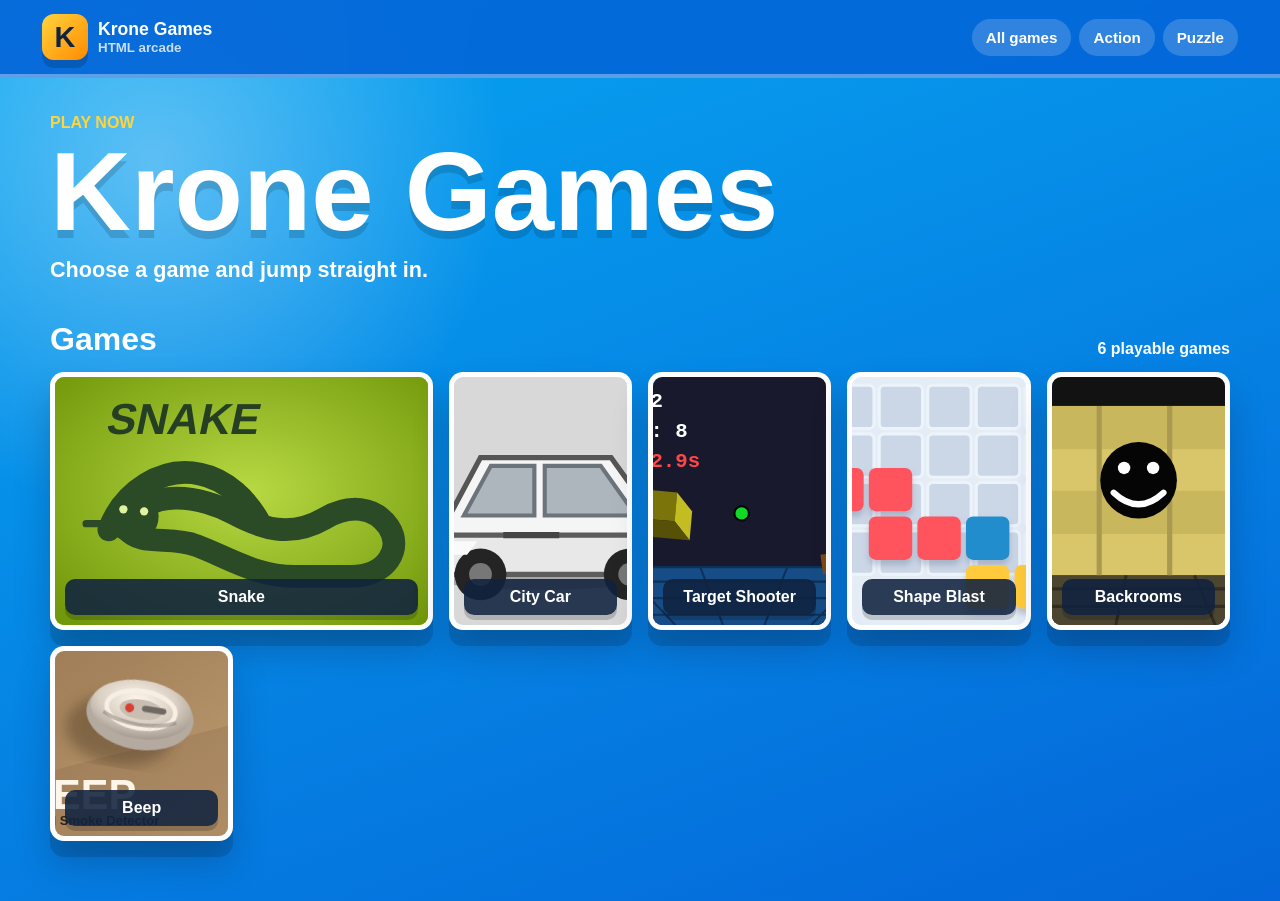
<file: index.html>
<!DOCTYPE html>
<html lang="en">
<head>
  <meta charset="UTF-8">
  <meta name="viewport" content="width=device-width, initial-scale=1.0">
  <meta name="description" content="Krone Games is a free online arcade with Snake, car driving, target shooting, shape blast, backrooms, and Beep games.">
  <meta name="robots" content="index, follow">
  <meta name="author" content="Gili">
  <meta property="og:title" content="Krone Games">
  <meta property="og:description" content="Play free online HTML games in a colorful arcade portal.">
  <meta property="og:type" content="website">
  <meta property="og:url" content="https://i1i-ctrl.github.io/snake/">
  <link rel="canonical" href="https://i1i-ctrl.github.io/snake/">
  <title>Krone Games | Free Online HTML Games</title>
  <link rel="stylesheet" href="style.css">
  <script type="application/ld+json">
    {
      "@context": "https://schema.org",
      "@type": "WebSite",
      "name": "Krone Games",
      "url": "https://i1i-ctrl.github.io/snake/",
      "description": "A colorful free online arcade portal with HTML games."
    }
  </script>
</head>
<body>
  <header class="site-header">
    <a class="brand" href="index.html" aria-label="Krone Games home">
      <span class="brand-mark">K</span>
      <span>
        <strong>Krone Games</strong>
        <small>HTML arcade</small>
      </span>
    </a>

    <nav class="top-nav" aria-label="Game categories">
      <a href="#all-games">All games</a>
      <a href="#all-games">Action</a>
      <a href="#all-games">Puzzle</a>
    </nav>
  </header>

  <main>
    <section class="hero" aria-labelledby="page-title">
      <div>
        <p class="eyebrow">Play now</p>
        <h1 id="page-title">Krone Games</h1>
        <p class="hero-text">Choose a game and jump straight in.</p>
      </div>
    </section>

    <section class="games-section" id="all-games" aria-label="All games">
      <div class="section-title">
        <h2>Games</h2>
        <span>6 playable games</span>
      </div>

      <div class="game-grid">
        <a class="game-card card-large" href="games/snake.html">
          <img src="assets/thumb-snake.svg" alt="Snake game thumbnail">
          <span>Snake</span>
        </a>

        <a class="game-card" href="games/car.html">
          <img src="assets/thumb-car.svg" alt="Car driving game thumbnail">
          <span>City Car</span>
        </a>

        <a class="game-card" href="games/shooting-game.html">
          <img src="assets/thumb-shooter.svg" alt="Target shooter game thumbnail">
          <span>Target Shooter</span>
        </a>

        <a class="game-card" href="games/shape-blast.html">
          <img src="assets/thumb-shape-blast.svg" alt="Shape Blast game thumbnail">
          <span>Shape Blast</span>
        </a>

        <a class="game-card" href="games/backrooms.html">
          <img src="assets/thumb-backrooms.svg" alt="Backrooms game thumbnail">
          <span>Backrooms</span>
        </a>

        <a class="game-card" href="games/beep.html">
          <img src="assets/thumb-beep.svg" alt="Beep smoke detector game thumbnail">
          <span>Beep</span>
        </a>
      </div>
    </section>
  </main>
</body>
</html>
</file>
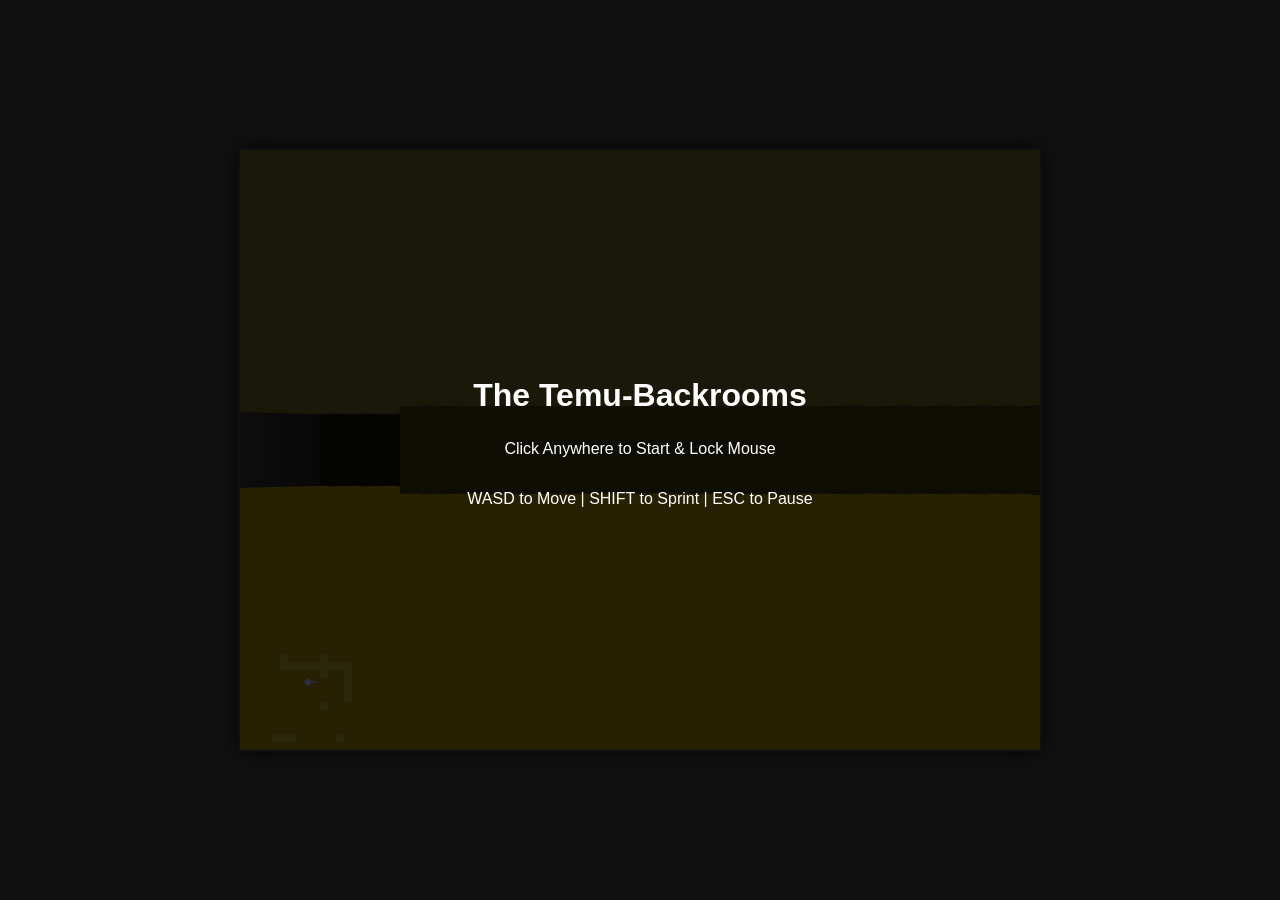
<file: games/backrooms.html>
<!DOCTYPE html>
<html lang="en">
<head>
    <meta charset="UTF-8">
    <meta name="viewport" content="width=device-width, initial-scale=1.0">
    <title>The Temu-Backrooms</title>
    <style>
        body {
            margin: 0;
            background-color: #111;
            color: white;
            display: flex;
            justify-content: center;
            align-items: center;
            height: 100vh;
            font-family: Arial, sans-serif;
            overflow: hidden;
        }
        #game-container {
            position: relative;
        }
        canvas {
            display: block;
            border: 2px solid #333;
            box-shadow: 0 0 20px rgba(0,0,0,0.8);
            cursor: crosshair;
        }
        #overlay {
            position: absolute;
            top: 0; left: 0; right: 0; bottom: 0;
            background: rgba(0,0,0,0.7);
            display: flex;
            flex-direction: column;
            justify-content: center;
            align-items: center;
            z-index: 10;
        }
        #overlay h1 { margin: 0 0 10px 0; }
        #message-screen {
            position: absolute;
            top: 0; left: 0; right: 0; bottom: 0;
            display: none;
            justify-content: center;
            align-items: center;
            font-size: 36px;
            font-weight: bold;
            z-index: 20;
            text-align: center;
        }
    </style>
</head>
<body>

<img id="smilerTex" src="smiler.svg" style="display:none;" alt="Smiler">

<div id="game-container">
    <canvas id="gameCanvas" width="800" height="600"></canvas>
    <div id="overlay">
        <h1>The Temu-Backrooms</h1>
        <p>Click Anywhere to Start & Lock Mouse</p>
        <p>WASD to Move | SHIFT to Sprint | ESC to Pause</p>
    </div>
    <div id="message-screen"></div>
</div>

<script>
const canvas = document.getElementById('gameCanvas');
const ctx = canvas.getContext('2d', { alpha: false });
const overlay = document.getElementById('overlay');
const messageScreen = document.getElementById('message-screen');
const smilerTex = document.getElementById('smilerTex');

// --- 2. Game Map & Global Settings ---
let current_level_name = "";
let level_type = "infinite";
const world_map = new Map();
const CHUNK_SIZE = 6;
const generated_chunks = new Set();

let wall_colors = {};
let floor_color = [0, 0, 0];
let bg_color = [0, 0, 0];
let min_walls_per_chunk = 2;
let max_walls_per_chunk = 3;
let MAX_DEPTH = 6.0;

// --- 3. Entity Variables ---
let px = 1.5, py = 1.5;
let pa = 0.0;
let walk_cycle = 0.0;
let orbs = [];

let smiler_x = 0.0, smiler_y = 0.0;
let smiler_active = false;
let has_smiler = false;
let smiler_trigger_time = 10;
let smiler_speed = 0.18;
let level_start_time = 0.0;

let gameState = "playing"; // playing, dead, won

// --- Helper Functions ---
function getMap(x, y) {
    return world_map.get(`${Math.floor(x)},${Math.floor(y)}`) || 0;
}
function setMap(x, y, val) {
    world_map.set(`${Math.floor(x)},${Math.floor(y)}`, val);
}
function randInt(min, max) {
    return Math.floor(Math.random() * (max - min + 1)) + min;
}
function randChoice(arr) {
    return arr[Math.floor(Math.random() * arr.length)];
}

// --- 4. The Level System ---
function teleport_to_random_level() {
    const all_levels = ["lobby", "poolrooms", "pipedreams", "run", "warehouse", 
                        "office", "lightsout", "levelfun", "hotel", "ocean", "the_end", "true_ending"];
    let levels = all_levels.filter(l => l !== current_level_name);
    let next_level = randChoice(levels);
    
    if (next_level === "lobby") load_lobby();
    else if (next_level === "poolrooms") load_poolrooms();
    else if (next_level === "pipedreams") load_pipe_dreams();
    else if (next_level === "run") load_level_run();
    else if (next_level === "warehouse") load_warehouse();
    else if (next_level === "office") load_office();
    else if (next_level === "lightsout") load_lights_out();
    else if (next_level === "levelfun") load_level_fun();
    else if (next_level === "hotel") load_hotel();
    else if (next_level === "ocean") load_ocean();
    else if (next_level === "the_end") load_the_end();
    else if (next_level === "true_ending") load_true_ending();
}

function reset_engine_for_new_level() {
    world_map.clear();
    generated_chunks.clear();
    orbs = [];
    smiler_active = false;
    has_smiler = false;
    MAX_DEPTH = 6.0;
    level_start_time = Date.now() / 1000;
}

function setup_infinite_player_and_orbs() {
    px = 1.5; py = 1.5; pa = 0.0;
    for (let dy of [-1, 0, 1]) {
        for (let dx of [-1, 0, 1]) {
            setMap(1 + dx, 1 + dy, 0);
        }
    }
    let guaranteed_x = randInt(15, 30) + 0.5;
    let guaranteed_y = randInt(15, 30) + 0.5;
    setMap(Math.floor(guaranteed_x), Math.floor(guaranteed_y), 0);
    orbs.push({x: guaranteed_x, y: guaranteed_y});
}

// --- LEVEL DEFINITIONS ---
function load_lobby() {
    reset_engine_for_new_level();
    current_level_name = "lobby"; level_type = "infinite";
    bg_color = [89, 80, 29]; floor_color = [128, 110, 8];
    wall_colors = {1:[145,132,35], 2:[145,132,35], 3:[145,132,35], 4:[145,132,35]};
    min_walls_per_chunk = 2; max_walls_per_chunk = 3;
    setup_infinite_player_and_orbs();
}
function load_poolrooms() {
    reset_engine_for_new_level();
    current_level_name = "poolrooms"; level_type = "infinite";
    bg_color = [220, 240, 255]; floor_color = [30, 160, 170];
    wall_colors = {1:[200,230,230], 2:[180,210,220], 3:[210,240,240], 4:[190,220,230]};
    min_walls_per_chunk = 0; max_walls_per_chunk = 2;
    setup_infinite_player_and_orbs();
}
function load_pipe_dreams() {
    reset_engine_for_new_level();
    current_level_name = "pipedreams"; level_type = "infinite";
    bg_color = [10, 10, 10]; floor_color = [30, 30, 30];
    wall_colors = {1:[70,60,50], 2:[50,40,30], 3:[80,70,60], 4:[60,50,40]};
    min_walls_per_chunk = 4; max_walls_per_chunk = 6;
    setup_infinite_player_and_orbs();
}
function load_warehouse() {
    reset_engine_for_new_level();
    current_level_name = "warehouse"; level_type = "infinite";
    bg_color = [40, 40, 45]; floor_color = [60, 60, 65];
    wall_colors = {1:[100,100,100], 2:[90,95,90], 3:[110,110,110], 4:[80,80,80]};
    min_walls_per_chunk = 2; max_walls_per_chunk = 4;
    setup_infinite_player_and_orbs();
}
function load_office() {
    reset_engine_for_new_level();
    current_level_name = "office"; level_type = "infinite";
    bg_color = [200, 200, 190]; floor_color = [150, 140, 120];
    wall_colors = {1:[220,220,210], 2:[240,240,230], 3:[210,210,200], 4:[230,230,220]};
    min_walls_per_chunk = 1; max_walls_per_chunk = 3;
    setup_infinite_player_and_orbs();
}
function load_lights_out() {
    reset_engine_for_new_level();
    current_level_name = "lightsout"; level_type = "infinite";
    MAX_DEPTH = 3.0; 
    bg_color = [5, 5, 5]; floor_color = [10, 10, 10];
    wall_colors = {1:[40,40,40], 2:[30,30,30], 3:[50,50,50], 4:[35,35,35]};
    min_walls_per_chunk = 5; max_walls_per_chunk = 7;
    setup_infinite_player_and_orbs();
}
function load_level_fun() {
    reset_engine_for_new_level();
    current_level_name = "levelfun"; level_type = "infinite";
    bg_color = [255, 100, 200]; floor_color = [255, 255, 100];
    wall_colors = {1:[0,255,255], 2:[255,0,255], 3:[150,255,50], 4:[255,150,0]};
    min_walls_per_chunk = 1; max_walls_per_chunk = 4;
    setup_infinite_player_and_orbs();
    has_smiler = true; smiler_trigger_time = 25; smiler_speed = 0.13;
}
function load_hotel() {
    reset_engine_for_new_level();
    current_level_name = "hotel"; level_type = "infinite";
    bg_color = [50, 30, 20]; floor_color = [80, 20, 20];
    wall_colors = {1:[120,90,50], 2:[100,70,40], 3:[130,100,60], 4:[90,60,30]};
    min_walls_per_chunk = 2; max_walls_per_chunk = 4;
    setup_infinite_player_and_orbs();
}
function load_ocean() {
    reset_engine_for_new_level();
    current_level_name = "ocean"; level_type = "infinite";
    MAX_DEPTH = 4.0;
    bg_color = [5, 15, 25]; floor_color = [10, 30, 50];
    wall_colors = {1:[30,50,60], 2:[25,45,55], 3:[35,55,65], 4:[20,40,50]};
    min_walls_per_chunk = 1; max_walls_per_chunk = 2;
    setup_infinite_player_and_orbs();
}
function load_the_end() {
    reset_engine_for_new_level();
    current_level_name = "the_end"; level_type = "infinite";
    bg_color = [150, 150, 150]; floor_color = [100, 100, 100];
    wall_colors = {1:[80,50,30], 2:[70,40,20], 3:[90,60,40], 4:[60,30,10]};
    min_walls_per_chunk = 4; max_walls_per_chunk = 6;
    setup_infinite_player_and_orbs();
    has_smiler = true; smiler_trigger_time = 15; smiler_speed = 0.20;
}
function load_true_ending() {
    reset_engine_for_new_level();
    current_level_name = "true_ending"; level_type = "infinite";
    bg_color = [20, 0, 30]; floor_color = [50, 0, 50];
    wall_colors = {1:[0,255,100], 2:[255,0,100], 3:[0,100,255], 4:[255,255,0]};
    min_walls_per_chunk = 1; max_walls_per_chunk = 3;
    setup_infinite_player_and_orbs();
}
function load_level_run() {
    reset_engine_for_new_level();
    current_level_name = "run"; level_type = "fixed";
    bg_color = [80, 10, 10]; floor_color = [40, 10, 10];
    wall_colors = {1:[150,30,30], 2:[180,40,40], 3:[120,20,20], 4:[200,50,50]};
    
    for (let y = -2; y < 100; y++) {
        setMap(0, y, randInt(1, 4));
        setMap(4, y, randInt(1, 4));
    }
    for (let x = 0; x < 5; x++) setMap(x, -2, randInt(1, 4));
        
    for (let y = 10; y < 90; y += 6) {
        let obs_x = randChoice([1, 2, 3]);
        setMap(obs_x, y, randInt(1, 4));
    }
    px = 2.0; py = 0.0; pa = Math.PI / 2;
    orbs.push({x: 2.0, y: 95.0});
    
    has_smiler = true; smiler_trigger_time = 10; smiler_speed = 0.18;
    smiler_x = 2.0; smiler_y = -1.0;
}

// --- 5. Chunk Generation ---
function generate_chunk(cx, cy) {
    generated_chunks.add(`${cx},${cy}`);
    for (let y = cy * CHUNK_SIZE; y < (cy + 1) * CHUNK_SIZE; y++) {
        for (let x = cx * CHUNK_SIZE; x < (cx + 1) * CHUNK_SIZE; x++) {
            setMap(x, y, 0);
        }
    }
    let num_walls = randInt(min_walls_per_chunk, max_walls_per_chunk);
    for (let i = 0; i < num_walls; i++) {
        let length = randInt(3, 6);
        let is_horizontal = Math.random() > 0.5;
        let start_x = randInt(cx * CHUNK_SIZE, (cx + 1) * CHUNK_SIZE - 1);
        let start_y = randInt(cy * CHUNK_SIZE, (cy + 1) * CHUNK_SIZE - 1);
        let color = randInt(1, 4);
        
        for (let j = 0; j < length; j++) {
            if (is_horizontal) setMap(start_x + j, start_y, color);
            else setMap(start_x, start_y + j, color);
        }
    }
    if (cx === 0 && cy === 0) {
        for (let dy of [-1, 0, 1]) {
            for (let dx of [-1, 0, 1]) setMap(1 + dx, 1 + dy, 0);
        }
    }
    if ((Math.abs(cx) > 1 || Math.abs(cy) > 1) && Math.random() < 0.05) {
        let orb_x = (cx * CHUNK_SIZE) + randInt(1, CHUNK_SIZE - 2) + 0.5;
        let orb_y = (cy * CHUNK_SIZE) + randInt(1, CHUNK_SIZE - 2) + 0.5;
        setMap(orb_x, orb_y, 0);
        orbs.push({x: orb_x, y: orb_y});
    }
}

// --- 6. Controls ---
const FOV = Math.PI / 3;
const HALF_FOV = FOV / 2;
const NUM_RAYS = 200; 

const keys = { w: false, s: false, a: false, d: false, Shift: false, ArrowLeft: false, ArrowRight: false, ArrowUp: false, ArrowDown: false };

window.addEventListener('keydown', e => { if (keys.hasOwnProperty(e.key)) keys[e.key] = true; });
window.addEventListener('keyup', e => { if (keys.hasOwnProperty(e.key)) keys[e.key] = false; });

document.addEventListener('mousemove', e => {
    if (document.pointerLockElement === canvas) {
        pa += e.movementX * 0.003;
    }
});

document.addEventListener('click', () => {
    if (gameState === "playing") {
        canvas.requestPointerLock();
        overlay.style.display = 'none';
    }
});

document.addEventListener('pointerlockchange', () => {
    if (document.pointerLockElement !== canvas && gameState === "playing") {
        overlay.style.display = 'flex';
    }
});

// --- 7 & 8. Raycaster & Renderer ---
function draw_minimap(sw, sh) {
    const map_scale = 8;
    const map_x_offset = 20;
    const map_y_offset = sh - 20;
    const radar_radius = 6;
    
    let p_grid_x = Math.floor(px);
    let p_grid_y = Math.floor(py);
    
    for (let y = p_grid_y - radar_radius; y < p_grid_y + radar_radius; y++) {
        for (let x = p_grid_x - radar_radius; x < p_grid_x + radar_radius; x++) {
            let block = getMap(x, y);
            if (block > 0) {
                let draw_x = map_x_offset + (x - px + radar_radius) * map_scale;
                let draw_y = map_y_offset - (y - py + radar_radius) * map_scale;
                let c = wall_colors[block] || [255,255,255];
                ctx.fillStyle = `rgb(${c[0]},${c[1]},${c[2]})`;
                ctx.fillRect(draw_x, draw_y, map_scale, map_scale);
            }
        }
    }
    
    // Orbs
    for (let orb of orbs) {
        if (Math.abs(orb.x - px) <= radar_radius && Math.abs(orb.y - py) <= radar_radius) {
            let dx = map_x_offset + (orb.x - px + radar_radius) * map_scale;
            let dy = map_y_offset - (orb.y - py + radar_radius) * map_scale;
            ctx.fillStyle = "rgb(50,255,100)";
            ctx.beginPath(); ctx.arc(dx, dy, 3, 0, Math.PI*2); ctx.fill();
        }
    }
    
    // Smiler
    if (has_smiler && smiler_active) {
        if (Math.abs(smiler_x - px) <= radar_radius && Math.abs(smiler_y - py) <= radar_radius) {
            let dx = map_x_offset + (smiler_x - px + radar_radius) * map_scale;
            let dy = map_y_offset - (smiler_y - py + radar_radius) * map_scale;
            ctx.fillStyle = "white";
            ctx.beginPath(); ctx.arc(dx, dy, 3, 0, Math.PI*2); ctx.fill();
        }
    }

    // Player
    let pdx = map_x_offset + radar_radius * map_scale;
    let pdy = map_y_offset - radar_radius * map_scale;
    ctx.fillStyle = "rgb(150,150,255)";
    ctx.beginPath(); ctx.arc(pdx, pdy, 3, 0, Math.PI*2); ctx.fill();
    ctx.strokeStyle = "rgb(150,150,255)";
    ctx.beginPath();
    ctx.moveTo(pdx, pdy);
    
    // FIXED: Y axis inverted so pointer faces correctly in the minimap
    ctx.lineTo(pdx + Math.cos(pa) * 10, pdy - Math.sin(pa) * 10); 
    ctx.stroke();
}

function cast_rays() {
    const sw = canvas.width;
    const sh = canvas.height;
    
    // Floor and Sky
    let bob_offset = Math.sin(walk_cycle) * 15;
    ctx.fillStyle = `rgb(${bg_color[0]},${bg_color[1]},${bg_color[2]})`;
    ctx.fillRect(0, 0, sw, sh / 2 + bob_offset);
    ctx.fillStyle = `rgb(${floor_color[0]},${floor_color[1]},${floor_color[2]})`;
    ctx.fillRect(0, sh / 2 + bob_offset, sw, sh / 2 - bob_offset);
    
    let start_angle = pa - HALF_FOV;
    let step_angle = FOV / NUM_RAYS;
    let slice_width = Math.ceil(sw / NUM_RAYS);
    let screen_dist = sw / 2;
    let z_buffer = [];
    
    for (let ray = 0; ray < NUM_RAYS; ray++) {
        let ray_angle = start_angle + ray * step_angle;
        let distance = 0.0;
        let hit = false;
        let hit_color = [255, 255, 255];
        
        let eye_x = Math.cos(ray_angle);
        let eye_y = Math.sin(ray_angle);
        
        while (!hit && distance < MAX_DEPTH) {
            distance += 0.1;
            let test_x = Math.floor(px + eye_x * distance);
            let test_y = Math.floor(py + eye_y * distance);
            let block_type = getMap(test_x, test_y);
            
            if (block_type > 0) {
                hit = true;
                hit_color = wall_colors[block_type] || [255, 255, 255];
            }
        }
        
        distance *= Math.cos(pa - ray_angle); // Fix fisheye
        if (distance === 0) distance = 0.1;
        z_buffer.push(distance);
        
        let wall_height = screen_dist / distance;
        if (wall_height > sh) wall_height = sh;
        
        let shade = Math.max(0, 1 - Math.pow(distance / MAX_DEPTH, 1.5));
        let r = Math.floor(hit_color[0] * shade);
        let g = Math.floor(hit_color[1] * shade);
        let b = Math.floor(hit_color[2] * shade);
        
        ctx.fillStyle = `rgb(${r},${g},${b})`;
        let screen_x = ray * (sw / NUM_RAYS);
        ctx.fillRect(screen_x, (sh / 2) - (wall_height / 2) + bob_offset, slice_width, wall_height);
    }
    
    // --- DRAW SMILER TEXTURE ---
    if (has_smiler && smiler_active) {
        let dist_to_smiler = Math.hypot(smiler_x - px, smiler_y - py);
        let smiler_angle = Math.atan2(smiler_y - py, smiler_x - px);
        let diff_s = smiler_angle - pa;
        while (diff_s > Math.PI) diff_s -= 2 * Math.PI;
        while (diff_s < -Math.PI) diff_s += 2 * Math.PI;
        
        if (Math.abs(diff_s) < HALF_FOV && dist_to_smiler > 0.3) {
            let ray_index = Math.floor((diff_s + HALF_FOV) / step_angle);
            if (ray_index >= 0 && ray_index < NUM_RAYS && dist_to_smiler < z_buffer[ray_index]) {
                let smiler_screen_x = (diff_s / FOV + 0.5) * sw;
                let smiler_size = Math.min(300, (sw / dist_to_smiler) * 0.15);
                let jx = randInt(-4, 4);
                let jy = randInt(-4, 4);
                let cy = (sh / 2) + bob_offset + jy;
                
                // Draw Image instead of circles
                if (smilerTex.complete && smilerTex.naturalHeight !== 0) {
                    let img_size = smiler_size * 2;
                    ctx.drawImage(smilerTex, smiler_screen_x + jx - smiler_size, cy - smiler_size, img_size, img_size);
                } else {
                    // Fallback to dots if image fails to load
                    ctx.fillStyle = "white";
                    ctx.beginPath(); ctx.arc(smiler_screen_x + jx, cy, smiler_size, 0, Math.PI*2); ctx.fill();
                }
            }
        }
    }

    // --- DRAW ORBS ---
    for (let orb of orbs) {
        let dist_to_orb = Math.hypot(orb.x - px, orb.y - py);
        let orb_angle = Math.atan2(orb.y - py, orb.x - px);
        let diff = orb_angle - pa;
        while (diff > Math.PI) diff -= 2 * Math.PI;
        while (diff < -Math.PI) diff += 2 * Math.PI;
        
        if (Math.abs(diff) < HALF_FOV && dist_to_orb > 0.3) {
            let ray_index = Math.floor((diff + HALF_FOV) / step_angle);
            if (ray_index >= 0 && ray_index < NUM_RAYS && dist_to_orb < z_buffer[ray_index]) {
                let orb_screen_x = (diff / FOV + 0.5) * sw;
                let orb_size = Math.min(200, (sw / dist_to_orb) * 0.1);
                let pulse = Math.sin(walk_cycle * 2) * 5;
                
                ctx.fillStyle = "rgb(50,255,100)";
                ctx.beginPath();
                ctx.arc(orb_screen_x, (sh / 2) + bob_offset + pulse, orb_size, 0, Math.PI*2);
                ctx.fill();
            }
        }
    }
    
    draw_minimap(sw, sh);
}

// --- 9. Game Loop ---
function game_loop() {
    if (gameState !== "playing") return;

    let is_walking = false;
    
    // Endings / Teleport
    for (let orb of orbs) {
        if (Math.hypot(orb.x - px, orb.y - py) < 0.8) {
            if (current_level_name === "true_ending") {
                gameState = "won";
                messageScreen.style.display = "flex";
                messageScreen.style.backgroundColor = "white";
                messageScreen.style.color = "black";
                messageScreen.innerText = "YOU FINALLY ESCAPED.";
                document.exitPointerLock();
                return;
            } else {
                teleport_to_random_level();
                break;
            }
        }
    }
    
    // Smiler Logic
    if (has_smiler) {
        let time_alive = (Date.now() / 1000) - level_start_time;
        if (!smiler_active && time_alive >= smiler_trigger_time) {
            smiler_active = true;
            if (level_type === "infinite") {
                smiler_x = px - Math.cos(pa) * 5;
                smiler_y = py - Math.sin(pa) * 5;
            }
        }
        if (smiler_active) {
            let angle_to_player = Math.atan2(py - smiler_y, px - smiler_x);
            let frame_speed = smiler_speed * 0.3; 
            smiler_x += Math.cos(angle_to_player) * frame_speed;
            smiler_y += Math.sin(angle_to_player) * frame_speed;
            
            if (Math.hypot(smiler_x - px, smiler_y - py) < 0.8) {
                gameState = "dead";
                messageScreen.style.display = "flex";
                messageScreen.style.backgroundColor = "black";
                messageScreen.style.color = "red";
                messageScreen.innerText = "YOU GOT CAUGHT .";
                document.exitPointerLock();
                return;
            }
        }
    }
    
    // Map Generation
    if (level_type === "infinite") {
        let current_chunk_x = Math.floor(px / CHUNK_SIZE);
        let current_chunk_y = Math.floor(py / CHUNK_SIZE);
        for (let dy of [-1, 0, 1]) {
            for (let dx of [-1, 0, 1]) {
                let check = `${current_chunk_x + dx},${current_chunk_y + dy}`;
                if (!generated_chunks.has(check)) {
                    generate_chunk(current_chunk_x + dx, current_chunk_y + dy);
                }
            }
        }
    }
    
    // Keyboard Turning
    if (keys.ArrowLeft) pa -= 0.05;
    if (keys.ArrowRight) pa += 0.05;
    
    // Movement
    let move_step = keys.Shift ? 0.08 : 0.04;
    let bob_speed = keys.Shift ? 0.2 : 0.1;
    
    if (keys.w || keys.ArrowUp) {
        let nx = px + Math.cos(pa) * move_step;
        let ny = py + Math.sin(pa) * move_step;
        if (getMap(nx, ny) === 0) { px = nx; py = ny; is_walking = true; }
    }
    if (keys.s || keys.ArrowDown) {
        let nx = px - Math.cos(pa) * move_step;
        let ny = py - Math.sin(pa) * move_step;
        if (getMap(nx, ny) === 0) { px = nx; py = ny; is_walking = true; }
    }
    if (keys.a) {
        let nx = px + Math.cos(pa - Math.PI/2) * move_step;
        let ny = py + Math.sin(pa - Math.PI/2) * move_step;
        if (getMap(nx, ny) === 0) { px = nx; py = ny; is_walking = true; }
    }
    if (keys.d) {
        let nx = px + Math.cos(pa + Math.PI/2) * move_step;
        let ny = py + Math.sin(pa + Math.PI/2) * move_step;
        if (getMap(nx, ny) === 0) { px = nx; py = ny; is_walking = true; }
    }
    
    if (is_walking) {
        walk_cycle += bob_speed;
    } else if (walk_cycle % Math.PI > 0.1) {
        walk_cycle += 0.1; 
    }
    
    cast_rays();
    requestAnimationFrame(game_loop);
}

// Start
load_lobby();
requestAnimationFrame(game_loop);
</script>

</body>
</html>
</file>
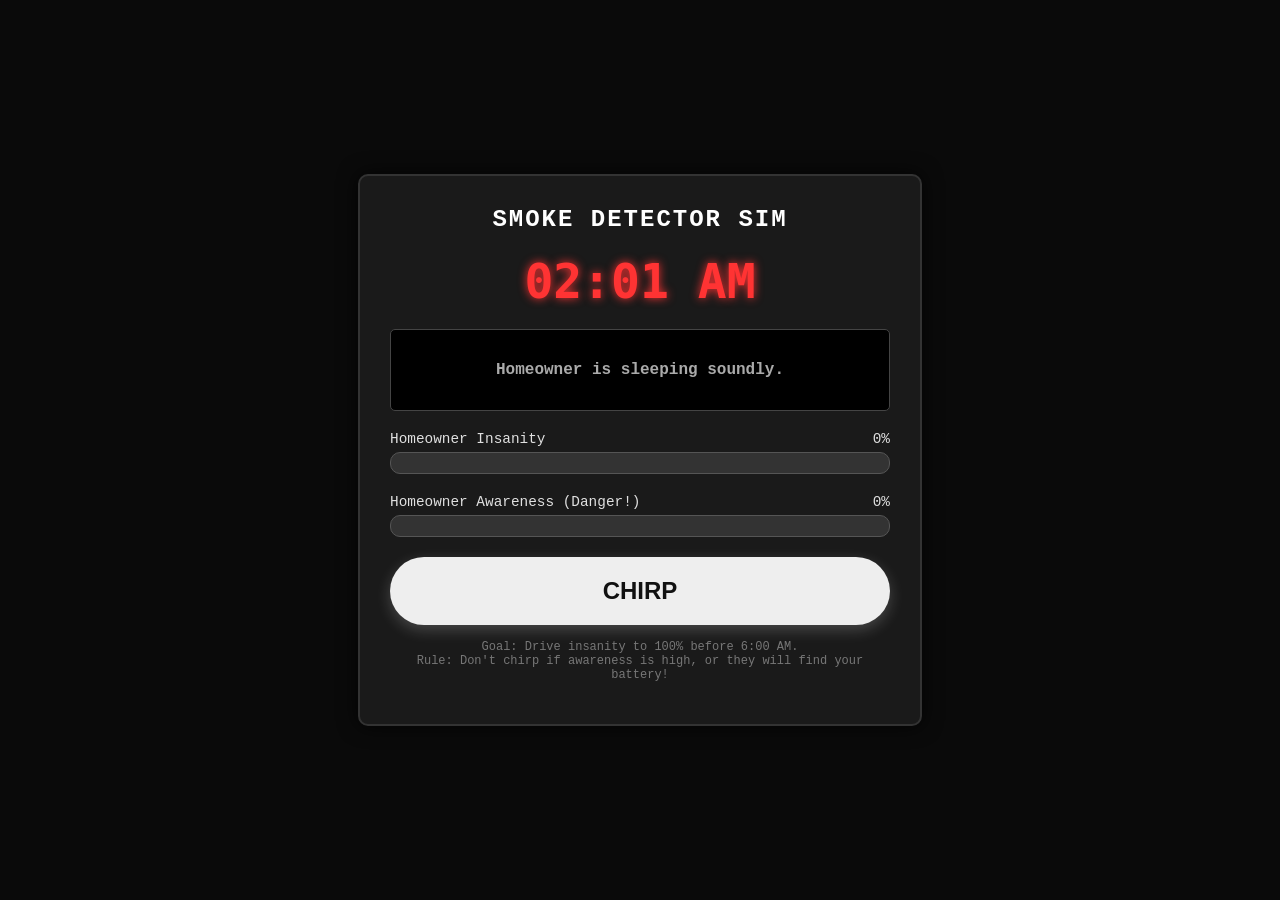
<file: games/beep.html>
<!DOCTYPE html>
<html lang="en">
<head>
    <meta charset="UTF-8">
    <meta name="viewport" content="width=device-width, initial-scale=1.0">
    <title>3 AM Smoke Detector</title>
    <style>
        :root {
            --bg-color: #0a0a0a;
            --text-color: #e0e0e0;
            --accent-red: #ff3333;
            --accent-green: #33ff33;
            --panel-bg: #1a1a1a;
        }

        body {
            background-color: var(--bg-color);
            color: var(--text-color);
            font-family: 'Courier New', Courier, monospace;
            display: flex;
            flex-direction: column;
            align-items: center;
            justify-content: center;
            height: 100vh;
            margin: 0;
            transition: background-color 0.1s;
            overflow: hidden;
        }

        #game-container {
            background-color: var(--panel-bg);
            padding: 30px;
            border-radius: 10px;
            border: 2px solid #333;
            width: 90%;
            max-width: 500px;
            box-shadow: 0 0 20px rgba(0,0,0,0.8);
            text-align: center;
        }

        h1 {
            margin-top: 0;
            font-size: 1.5rem;
            color: #fff;
            text-transform: uppercase;
            letter-spacing: 2px;
        }

        .digital-clock {
            font-size: 3rem;
            font-weight: bold;
            color: var(--accent-red);
            text-shadow: 0 0 10px var(--accent-red);
            margin: 20px 0;
            font-family: monospace;
        }

        .status-box {
            background-color: #000;
            padding: 15px;
            border-radius: 5px;
            margin-bottom: 20px;
            border: 1px solid #444;
            min-height: 50px;
            display: flex;
            align-items: center;
            justify-content: center;
            font-weight: bold;
        }

        .meter-container {
            margin-bottom: 20px;
            text-align: left;
        }

        .meter-label {
            font-size: 0.9rem;
            margin-bottom: 5px;
            display: flex;
            justify-content: space-between;
        }

        .meter-bg {
            background-color: #333;
            height: 20px;
            border-radius: 10px;
            overflow: hidden;
            border: 1px solid #555;
        }

        .meter-fill {
            height: 100%;
            width: 0%;
            transition: width 0.3s, background-color 0.3s;
        }

        #insanity-fill { background-color: var(--accent-green); }
        #awareness-fill { background-color: var(--accent-red); }

        .btn-chirp {
            background-color: #eee;
            color: #111;
            border: none;
            padding: 20px 40px;
            font-size: 1.5rem;
            font-weight: bold;
            border-radius: 50px;
            cursor: pointer;
            box-shadow: 0 5px 15px rgba(255,255,255,0.2);
            transition: transform 0.1s, background-color 0.1s;
            text-transform: uppercase;
            width: 100%;
        }

        .btn-chirp:active {
            transform: scale(0.95);
            background-color: #ccc;
        }

        .btn-chirp:disabled {
            background-color: #333;
            color: #666;
            cursor: not-allowed;
            box-shadow: none;
        }

        #screens overlay {
            position: absolute;
            top: 0; left: 0; width: 100%; height: 100%;
            background: rgba(0,0,0,0.9);
            display: flex;
            flex-direction: column;
            align-items: center;
            justify-content: center;
            z-index: 100;
        }

        .hidden { display: none !important; }

        .flash {
            animation: red-flash 0.2s;
        }

        @keyframes red-flash {
            0% { background-color: #3a0000; }
            100% { background-color: var(--bg-color); }
        }
        
        button.restart {
            margin-top: 20px;
            padding: 10px 20px;
            background: #fff;
            color: #000;
            border: none;
            cursor: pointer;
            font-weight: bold;
        }
    </style>
</head>
<body>

    <div id="game-container">
        <h1>Smoke Detector Sim</h1>
        
        <div class="digital-clock" id="clock">02:00 AM</div>
        
        <div class="status-box" id="homeowner-status">
            Homeowner is sleeping soundly.
        </div>

        <div class="meter-container">
            <div class="meter-label">
                <span>Homeowner Insanity</span>
                <span id="insanity-val">0%</span>
            </div>
            <div class="meter-bg">
                <div class="meter-fill" id="insanity-fill"></div>
            </div>
        </div>

        <div class="meter-container">
            <div class="meter-label">
                <span>Homeowner Awareness (Danger!)</span>
                <span id="awareness-val">0%</span>
            </div>
            <div class="meter-bg">
                <div class="meter-fill" id="awareness-fill"></div>
            </div>
        </div>

        <button class="btn-chirp" id="btn-chirp">CHIRP</button>
        <p style="font-size: 0.75rem; color: #777; margin-top: 15px;">
            Goal: Drive insanity to 100% before 6:00 AM.<br>
            Rule: Don't chirp if awareness is high, or they will find your battery!
        </p>
    </div>

    <!-- Game Over / Win Screens -->
    <div id="end-screen" class="hidden" style="position: absolute; top:0; left:0; width:100%; height:100%; background:rgba(0,0,0,0.95); display:flex; flex-direction:column; align-items:center; justify-content:center; z-index:100;">
        <h1 id="end-title" style="font-size: 3rem;">GAME OVER</h1>
        <p id="end-desc" style="font-size: 1.2rem; max-width: 400px; text-align: center;">They found the ladder.</p>
        <button class="restart" onclick="location.reload()">Play Again</button>
    </div>

    <script>
        // Audio Context setup for the horrible beep
        const AudioContext = window.AudioContext || window.webkitAudioContext;
        let audioCtx;

        function playChirpSound() {
            if (!audioCtx) audioCtx = new AudioContext();
            if (audioCtx.state === 'suspended') audioCtx.resume();

            const oscillator = audioCtx.createOscillator();
            const gainNode = audioCtx.createGain();

            oscillator.type = 'square'; // Harsh electronic sound
            oscillator.frequency.setValueAtTime(3200, audioCtx.currentTime); // High pitch

            gainNode.gain.setValueAtTime(0, audioCtx.currentTime);
            gainNode.gain.linearRampToValueAtTime(0.5, audioCtx.currentTime + 0.01);
            gainNode.gain.linearRampToValueAtTime(0, audioCtx.currentTime + 0.15); // Short chirp

            oscillator.connect(gainNode);
            gainNode.connect(audioCtx.destination);

            oscillator.start(audioCtx.currentTime);
            oscillator.stop(audioCtx.currentTime + 0.2);
        }

        // Game State
        let timeMinutes = 120; // 2:00 AM
        let insanity = 0;
        let awareness = 0;
        let gameLoop;
        let isGameOver = false;

        // DOM Elements
        const clockEl = document.getElementById('clock');
        const statusEl = document.getElementById('homeowner-status');
        const insanityFill = document.getElementById('insanity-fill');
        const insanityVal = document.getElementById('insanity-val');
        const awarenessFill = document.getElementById('awareness-fill');
        const awarenessVal = document.getElementById('awareness-val');
        const btnChirp = document.getElementById('btn-chirp');
        const endScreen = document.getElementById('end-screen');
        const endTitle = document.getElementById('end-title');
        const endDesc = document.getElementById('end-desc');

        function formatTime(mins) {
            const h = Math.floor(mins / 60);
            const m = mins % 60;
            const displayH = h > 12 ? h - 12 : (h === 0 ? 12 : h);
            const ampm = h >= 12 ? 'PM' : 'AM';
            return `${displayH.toString().padStart(2, '0')}:${m.toString().padStart(2, '0')} ${ampm}`;
        }

        function updateUI() {
            clockEl.textContent = formatTime(timeMinutes);
            
            insanityFill.style.width = `${insanity}%`;
            insanityVal.textContent = `${Math.floor(insanity)}%`;
            
            awarenessFill.style.width = `${awareness}%`;
            awarenessVal.textContent = `${Math.floor(awareness)}%`;

            // Change colors based on danger
            if (awareness > 80) awarenessFill.style.backgroundColor = '#ff0000';
            else if (awareness > 50) awarenessFill.style.backgroundColor = '#ff9900';
            else awarenessFill.style.backgroundColor = 'var(--accent-red)';

            // Status text
            if (awareness > 85) {
                statusEl.textContent = "Standing on a chair right under you! DO NOT CHIRP!";
                statusEl.style.color = "#ff3333";
            } else if (awareness > 60) {
                statusEl.textContent = "Stomping down the hallway with a flashlight...";
                statusEl.style.color = "#ff9900";
            } else if (awareness > 30) {
                statusEl.textContent = "Tossing, turning, and grumbling in bed.";
                statusEl.style.color = "#ffff66";
            } else {
                statusEl.textContent = "Homeowner is sleeping soundly.";
                statusEl.style.color = "#aaa";
            }
        }

        function endGame(win, reason) {
            isGameOver = true;
            clearInterval(gameLoop);
            btnChirp.disabled = true;
            
            endScreen.classList.remove('hidden');
            if (win) {
                endTitle.textContent = "YOU WIN!";
                endTitle.style.color = "var(--accent-green)";
            } else {
                endTitle.textContent = "GAME OVER";
                endTitle.style.color = "var(--accent-red)";
            }
            endDesc.textContent = reason;
        }

        function tick() {
            if (isGameOver) return;

            timeMinutes++;
            
            // Decays
            if (awareness > 0) awareness = Math.max(0, awareness - 4);
            if (insanity > 0) insanity = Math.max(0, insanity - 0.5);

            // Win/Loss conditions based on time/passive states
            if (timeMinutes >= 360) { // 6:00 AM
                endGame(false, "The sun came up. They called an electrician to replace you. You lose.");
                return;
            }

            if (awareness >= 100) {
                endGame(false, "You chirped too frequently! They tracked the sound and ripped your battery out.");
                return;
            }

            if (insanity >= 100) {
                endGame(true, "The homeowner had a mental breakdown and left for a hotel. Your ceiling dominance is secured.");
                return;
            }

            updateUI();
        }

        btnChirp.addEventListener('click', () => {
            if (isGameOver) return;
            
            // Play sound and flash screen
            playChirpSound();
            document.body.classList.add('flash');
            setTimeout(() => document.body.classList.remove('flash'), 200);

            // Instant death check
            if (awareness > 85) {
                endGame(false, "You chirped while they were standing right under you! They ripped your battery out with bare hands.");
                return;
            }

            // Stat changes
            insanity = Math.min(100, insanity + 12);
            awareness = Math.min(100, awareness + 35);
            
            updateUI();

            // Check instant win
            if (insanity >= 100) {
                endGame(true, "The homeowner had a mental breakdown and left for a hotel. Your ceiling dominance is secured.");
            }
        });

        // Start game loop (1 in-game minute = 600ms real time)
        updateUI();
        gameLoop = setInterval(tick, 600);

    </script>
</body>
</html>
</file>
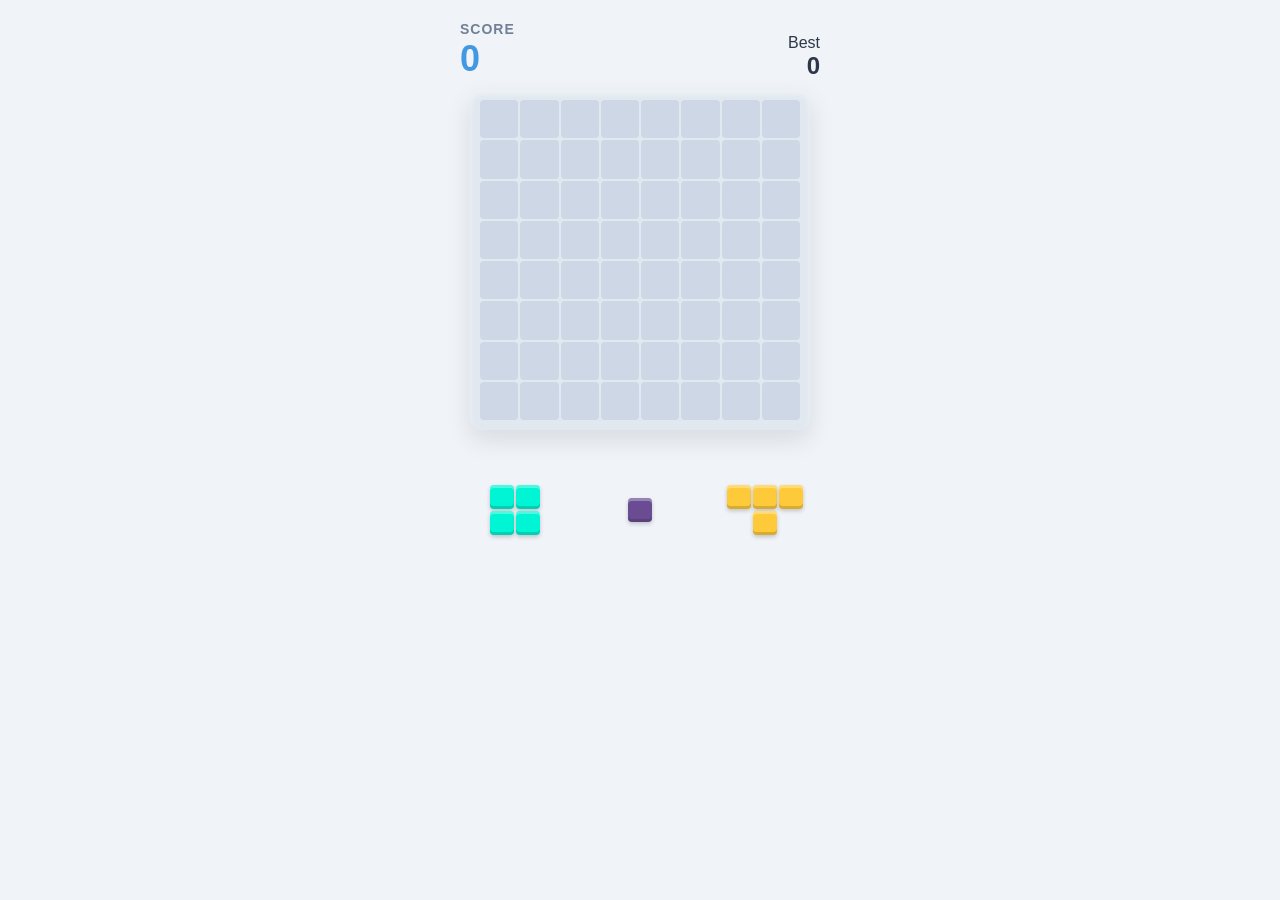
<file: games/shape-blast.html>
<!DOCTYPE html>
<html lang="en">
<head>
    <meta charset="UTF-8">
    <meta name="viewport" content="width=device-width, initial-scale=1.0, maximum-scale=1.0, user-scalable=no">
    <title>Block Blast - Light Theme</title>
    <style>
        :root {
            --bg-color: #f0f4f8;
            --board-bg: #e1e8f0;
            --cell-empty: #cdd7e5;
            --text-main: #2d3748;
            --text-muted: #718096;
            --primary: #4299e1;
            --shadow: rgba(0, 0, 0, 0.1);
        }
        
        * { box-sizing: border-box; font-family: 'Segoe UI', Tahoma, Geneva, Verdana, sans-serif; }
        
        body {
            margin: 0; padding: 0;
            background-color: var(--bg-color);
            color: var(--text-main);
            display: flex; flex-direction: column; align-items: center;
            height: 100vh; overflow: hidden;
            touch-action: none; /* Prevent scrolling while dragging */
        }

        /* Header & Score */
        header {
            width: 100%; max-width: 400px;
            display: flex; justify-content: space-between; align-items: flex-end;
            padding: 20px 20px 10px;
        }
        .score-box { text-align: left; }
        .score-box h1 { margin: 0; font-size: 36px; color: var(--primary); font-weight: 800; }
        .score-box span { font-size: 14px; color: var(--text-muted); font-weight: bold; text-transform: uppercase; letter-spacing: 1px; }
        .high-score { text-align: right; }
        .high-score h2 { margin: 0; font-size: 24px; color: var(--text-main); }

        /* Game Board */
        #game-container {
            position: relative;
            background: var(--board-bg);
            padding: 10px;
            border-radius: 12px;
            box-shadow: 0 10px 25px var(--shadow), inset 0 4px 6px rgba(255,255,255,0.5);
            margin-bottom: 20px;
        }
        
        #board {
            display: grid;
            grid-template-columns: repeat(8, 1fr);
            grid-template-rows: repeat(8, 1fr);
            gap: 2px;
            width: 320px; height: 320px;
        }

        .cell {
            background-color: var(--cell-empty);
            border-radius: 4px;
            width: 100%; height: 100%;
            transition: all 0.15s ease;
        }

        /* The Tray */
        #tray {
            width: 100%; max-width: 400px;
            display: flex; justify-content: space-evenly; align-items: center;
            height: 120px;
        }

        .shape-container {
            width: 100px; height: 100px;
            display: flex; justify-content: center; align-items: center;
        }

        .shape {
            display: grid;
            gap: 2px;
            cursor: grab;
        }
        .shape:active { cursor: grabbing; }

        /* The Blocks themselves */
        .block {
            width: 24px; height: 24px; /* Tray size */
            border-radius: 4px;
            box-shadow: inset 0 3px 0 rgba(255,255,255,0.3), inset 0 -3px 0 rgba(0,0,0,0.15), 0 2px 4px rgba(0,0,0,0.2);
        }
        .board-block {
            width: 100%; height: 100%;
            border-radius: 4px;
            box-shadow: inset 0 4px 0 rgba(255,255,255,0.3), inset 0 -4px 0 rgba(0,0,0,0.15);
            animation: popIn 0.2s cubic-bezier(0.175, 0.885, 0.32, 1.275);
        }

        @keyframes popIn {
            0% { transform: scale(0.5); opacity: 0; }
            100% { transform: scale(1); opacity: 1; }
        }

        @keyframes clearAnim {
            0% { transform: scale(1); opacity: 1; }
            50% { transform: scale(1.2); opacity: 0.8; filter: brightness(1.5); }
            100% { transform: scale(0); opacity: 0; }
        }
        .clearing { animation: clearAnim 0.3s forwards; }

        /* Dragging Clone */
        #drag-clone {
            position: fixed;
            pointer-events: none;
            z-index: 1000;
            transform: scale(1.5); /* Make it bigger when dragging */
            transition: transform 0.1s;
        }

        /* Leaderboard Modal */
        #modal {
            position: absolute;
            top: 0; left: 0; width: 100%; height: 100%;
            background: rgba(255,255,255,0.9);
            backdrop-filter: blur(5px);
            display: none; flex-direction: column; justify-content: center; align-items: center;
            z-index: 2000;
        }
        .modal-content {
            background: white;
            padding: 30px;
            border-radius: 16px;
            box-shadow: 0 20px 40px rgba(0,0,0,0.15);
            text-align: center;
            width: 90%; max-width: 350px;
        }
        .modal-content h2 { margin-top: 0; color: var(--primary); font-size: 32px; }
        .leaderboard-list {
            list-style: none; padding: 0; margin: 20px 0;
            text-align: left;
        }
        .leaderboard-list li {
            display: flex; justify-content: space-between;
            padding: 10px 0; border-bottom: 2px dashed var(--cell-empty);
            font-size: 18px; font-weight: bold;
        }
        button {
            background: var(--primary); color: white;
            border: none; padding: 12px 24px; border-radius: 8px;
            font-size: 18px; font-weight: bold; cursor: pointer;
            box-shadow: 0 4px 0 #2b6cb0;
            transition: transform 0.1s, box-shadow 0.1s;
        }
        button:active { transform: translateY(4px); box-shadow: 0 0 0 #2b6cb0; }
        
        /* Combo Text */
        #combo-text {
            position: absolute; top: 40%; left: 50%; transform: translate(-50%, -50%);
            font-size: 48px; font-weight: 900; color: #ff9f1c;
            text-shadow: 0 4px 0 #d68012, 0 10px 20px rgba(0,0,0,0.2);
            opacity: 0; pointer-events: none; z-index: 500;
        }
        @keyframes floatUp {
            0% { opacity: 1; transform: translate(-50%, -30%) scale(0.8); }
            50% { transform: translate(-50%, -50%) scale(1.2); }
            100% { opacity: 0; transform: translate(-50%, -70%) scale(1); }
        }

    </style>
</head>
<body>

    <header>
        <div class="score-box">
            <span>Score</span>
            <h1 id="score">0</h1>
        </div>
        <div class="high-score">
            <span>Best</span>
            <h2 id="high-score">0</h2>
        </div>
    </header>

    <div id="game-container">
        <div id="board"></div>
        <div id="combo-text">COMBO!</div>
    </div>

    <div id="tray">
        <div class="shape-container" id="slot-0"></div>
        <div class="shape-container" id="slot-1"></div>
        <div class="shape-container" id="slot-2"></div>
    </div>

    <div id="modal">
        <div class="modal-content">
            <h2>GAME OVER</h2>
            <p>No more moves!</p>
            <h3 style="font-size: 24px; margin: 10px 0;">Score: <span id="final-score" style="color: var(--primary)"></span></h3>
            
            <ul class="leaderboard-list" id="leaderboard">
                </ul>
            
            <button onclick="resetGame()">PLAY AGAIN</button>
        </div>
    </div>

<script>
// --- Configuration & State ---
const BOARD_SIZE = 8;
const CELL_SIZE = 40; // 320px / 8
const boardElement = document.getElementById('board');
const scoreElement = document.getElementById('score');
const highScoreElement = document.getElementById('high-score');
const comboText = document.getElementById('combo-text');
const modal = document.getElementById('modal');

let grid = Array(BOARD_SIZE).fill().map(() => Array(BOARD_SIZE).fill(null));
let score = 0;
let highScore = localStorage.getItem('blockBlastHighScore') || 0;
let leaderboards = JSON.parse(localStorage.getItem('blockBlastLeaderboard')) || [];

highScoreElement.innerText = highScore;

// --- Shapes Dictionary ---
const COLORS = ['#ff595e', '#ffca3a', '#8ac926', '#1982c4', '#6a4c93', '#f15bb5', '#00f5d4'];
const SHAPES = [
    { m: [[1]], name: 'dot' },
    { m: [[1,1],[1,1]], name: 'square' },
    { m: [[1,1,1]], name: 'line3h' },
    { m: [[1],[1],[1]], name: 'line3v' },
    { m: [[1,1,1,1]], name: 'line4h' },
    { m: [[1],[1],[1],[1]], name: 'line4v' },
    { m: [[1,1,0],[0,1,1]], name: 'z' },
    { m: [[0,1,1],[1,1,0]], name: 's' },
    { m: [[1,1,1],[1,0,0],[1,0,0]], name: 'L' },
    { m: [[1,1,1],[0,0,1],[0,0,1]], name: 'J' },
    { m: [[1,1],[1,0]], name: 'mini-L' },
    { m: [[1,1,1],[0,1,0]], name: 'T' },
    { m: [[1,0,1],[1,1,1]], name: 'U' }
];

// --- Initialization ---
function initBoard() {
    boardElement.innerHTML = '';
    for (let r = 0; r < BOARD_SIZE; r++) {
        for (let c = 0; c < BOARD_SIZE; c++) {
            const cell = document.createElement('div');
            cell.classList.add('cell');
            cell.id = `cell-${r}-${c}`;
            boardElement.appendChild(cell);
        }
    }
}

function spawnShapes() {
    let emptySlots = 0;
    for (let i = 0; i < 3; i++) {
        const slot = document.getElementById(`slot-${i}`);
        if (slot.children.length === 0) {
            emptySlots++;
        }
    }
    
    // Only spawn new shapes if all 3 slots are empty
    if (emptySlots === 3) {
        for (let i = 0; i < 3; i++) {
            const slot = document.getElementById(`slot-${i}`);
            const randomShape = SHAPES[Math.floor(Math.random() * SHAPES.length)];
            const randomColor = COLORS[Math.floor(Math.random() * COLORS.length)];
            createShapeDOM(slot, randomShape.m, randomColor, i);
        }
    }
    
    // Wait a frame for DOM rendering, then check game over
    setTimeout(checkGameOver, 50);
}

function createShapeDOM(container, matrix, color, slotIndex) {
    const shapeDiv = document.createElement('div');
    shapeDiv.classList.add('shape');
    shapeDiv.style.gridTemplateColumns = `repeat(${matrix[0].length}, 24px)`;
    shapeDiv.dataset.matrix = JSON.stringify(matrix);
    shapeDiv.dataset.color = color;
    shapeDiv.dataset.slot = slotIndex;

    for (let r = 0; r < matrix.length; r++) {
        for (let c = 0; c < matrix[r].length; c++) {
            const block = document.createElement('div');
            if (matrix[r][c]) {
                block.classList.add('block');
                block.style.backgroundColor = color;
            } else {
                block.style.background = 'transparent';
            }
            shapeDiv.appendChild(block);
        }
    }

    // Touch and Mouse events for dragging
    shapeDiv.addEventListener('pointerdown', handleDragStart);
    container.appendChild(shapeDiv);
}

// --- Drag and Drop Logic ---
let draggedShape = null;
let dragClone = null;
let dragOffset = { x: 0, y: 0 };

function handleDragStart(e) {
    if (e.target.classList.contains('shape')) draggedShape = e.target;
    else draggedShape = e.target.closest('.shape');
    
    if (!draggedShape) return;

    // Create a clone to follow the cursor/finger
    dragClone = draggedShape.cloneNode(true);
    dragClone.id = 'drag-clone';
    document.body.appendChild(dragClone);

    // Make the original invisible
    draggedShape.style.opacity = '0';

    // Calculate offset so the shape snaps to the finger nicely
    const rect = draggedShape.getBoundingClientRect();
    // Shift grab point slightly above finger so player can see the blocks
    dragOffset.x = e.clientX - rect.left;
    dragOffset.y = e.clientY - rect.top + 40; 

    moveClone(e.clientX, e.clientY);

    document.addEventListener('pointermove', handleDragMove);
    document.addEventListener('pointerup', handleDragEnd);
}

function handleDragMove(e) {
    if (!dragClone) return;
    e.preventDefault(); // Prevent scrolling on mobile
    moveClone(e.clientX, e.clientY);
}

function moveClone(x, y) {
    // The scale is 1.5 in CSS, adjust positioning
    dragClone.style.left = `${x - dragOffset.x}px`;
    dragClone.style.top = `${y - dragOffset.y}px`;
}

function handleDragEnd(e) {
    document.removeEventListener('pointermove', handleDragMove);
    document.removeEventListener('pointerup', handleDragEnd);

    if (!dragClone) return;

    // Determine grid drop location based on center of the dragged shape
    const cloneRect = dragClone.getBoundingClientRect();
    const boardRect = boardElement.getBoundingClientRect();
    
    // Scale factor between Tray blocks (24px * 1.5 drag scale = 36px) and Board blocks (CELL_SIZE = ~40px)
    // We calculate the top-left cell where the matrix should start
    const relX = cloneRect.left - boardRect.left;
    const relY = cloneRect.top - boardRect.top;
    
    const col = Math.round(relX / CELL_SIZE);
    const row = Math.round(relY / CELL_SIZE);

    const matrix = JSON.parse(draggedShape.dataset.matrix);
    const color = draggedShape.dataset.color;

    if (canPlace(matrix, row, col)) {
        placeShape(matrix, row, col, color);
        draggedShape.remove(); // Remove from tray completely
        addScore(matrix.flat().filter(v => v === 1).length * 10); // 10 points per block
        checkLines();
        spawnShapes();
    } else {
        // Snap back to tray
        draggedShape.style.opacity = '1';
    }

    dragClone.remove();
    dragClone = null;
    draggedShape = null;
}

// --- Game Logic ---
function canPlace(matrix, r, c) {
    for (let i = 0; i < matrix.length; i++) {
        for (let j = 0; j < matrix[i].length; j++) {
            if (matrix[i][j]) {
                const targetR = r + i;
                const targetC = c + j;
                if (targetR < 0 || targetR >= BOARD_SIZE || targetC < 0 || targetC >= BOARD_SIZE) return false; // Out of bounds
                if (grid[targetR][targetC] !== null) return false; // Cell taken
            }
        }
    }
    return true;
}

function placeShape(matrix, r, c, color) {
    for (let i = 0; i < matrix.length; i++) {
        for (let j = 0; j < matrix[i].length; j++) {
            if (matrix[i][j]) {
                grid[r + i][c + j] = color;
                renderCell(r + i, c + j, color);
            }
        }
    }
}

function renderCell(r, c, color) {
    const cell = document.getElementById(`cell-${r}-${c}`);
    if (color) {
        cell.innerHTML = `<div class="board-block" style="background-color: ${color}"></div>`;
    } else {
        cell.innerHTML = '';
        cell.style.backgroundColor = 'var(--cell-empty)';
    }
}

function checkLines() {
    let rowsToClear = [];
    let colsToClear = [];

    // Check Rows
    for (let r = 0; r < BOARD_SIZE; r++) {
        if (grid[r].every(cell => cell !== null)) rowsToClear.push(r);
    }
    // Check Cols
    for (let c = 0; c < BOARD_SIZE; c++) {
        let full = true;
        for (let r = 0; r < BOARD_SIZE; r++) {
            if (grid[r][c] === null) full = false;
        }
        if (full) colsToClear.push(c);
    }

    const totalLines = rowsToClear.length + colsToClear.length;
    if (totalLines > 0) {
        // Combo Points
        let points = totalLines * 100;
        if (totalLines > 1) {
            points *= totalLines; // Huge combo multiplier
            showComboText(totalLines);
        }
        addScore(points);

        // Animate and clear
        rowsToClear.forEach(r => {
            for (let c = 0; c < BOARD_SIZE; c++) {
                animateClear(r, c);
                grid[r][c] = null;
            }
        });
        colsToClear.forEach(c => {
            for (let r = 0; r < BOARD_SIZE; r++) {
                animateClear(r, c);
                grid[r][c] = null;
            }
        });

        // Actually clear the DOM after animation
        setTimeout(() => {
            for (let r = 0; r < BOARD_SIZE; r++) {
                for (let c = 0; c < BOARD_SIZE; c++) {
                    renderCell(r, c, grid[r][c]);
                }
            }
            checkGameOver(); // Re-check game over after clearing space
        }, 300);
    }
}

function animateClear(r, c) {
    const cell = document.getElementById(`cell-${r}-${c}`);
    if (cell.firstChild) {
        cell.firstChild.classList.add('clearing');
    }
}

function showComboText(lines) {
    let texts = { 2: "DOUBLE!", 3: "TRIPLE!", 4: "QUAD!", 5: "INSANE!", 6: "GODLIKE!" };
    comboText.innerText = texts[lines] || "COMBO!";
    comboText.style.animation = 'none';
    void comboText.offsetWidth; // trigger reflow
    comboText.style.animation = 'floatUp 1s cubic-bezier(0.175, 0.885, 0.32, 1.275) forwards';
}

function addScore(pts) {
    score += pts;
    scoreElement.innerText = score;
    if (score > highScore) {
        highScore = score;
        highScoreElement.innerText = highScore;
        localStorage.setItem('blockBlastHighScore', highScore);
    }
}

function checkGameOver() {
    // Get available shapes from DOM
    const availableShapes = document.querySelectorAll('.shape');
    if (availableShapes.length === 0) return; // Wait for spawn
    
    let canMove = false;

    availableShapes.forEach(shapeDiv => {
        const matrix = JSON.parse(shapeDiv.dataset.matrix);
        // Test every cell on the board
        for (let r = 0; r < BOARD_SIZE; r++) {
            for (let c = 0; c < BOARD_SIZE; c++) {
                if (canPlace(matrix, r, c)) {
                    canMove = true;
                }
            }
        }
    });

    if (!canMove) {
        handleGameOver();
    }
}

function handleGameOver() {
    // Save to leaderboard
    leaderboards.push(score);
    leaderboards.sort((a, b) => b - a); // Sort descending
    leaderboards = leaderboards.slice(0, 5); // Keep top 5
    localStorage.setItem('blockBlastLeaderboard', JSON.stringify(leaderboards));

    // Render leaderboard modal
    document.getElementById('final-score').innerText = score;
    const list = document.getElementById('leaderboard');
    list.innerHTML = '';
    
    leaderboards.forEach((s, idx) => {
        const li = document.createElement('li');
        li.innerHTML = `<span>#${idx + 1}</span> <span>${s} pts</span>`;
        if (s === score) li.style.color = 'var(--primary)'; // Highlight current score
        list.appendChild(li);
    });

    modal.style.display = 'flex';
}

function resetGame() {
    modal.style.display = 'none';
    grid = Array(BOARD_SIZE).fill().map(() => Array(BOARD_SIZE).fill(null));
    score = 0;
    scoreElement.innerText = score;
    
    // Clear Tray
    for (let i = 0; i < 3; i++) document.getElementById(`slot-${i}`).innerHTML = '';
    
    initBoard();
    spawnShapes();
}

// --- Start Game ---
initBoard();
spawnShapes();

</script>
</body>
</html>
</file>
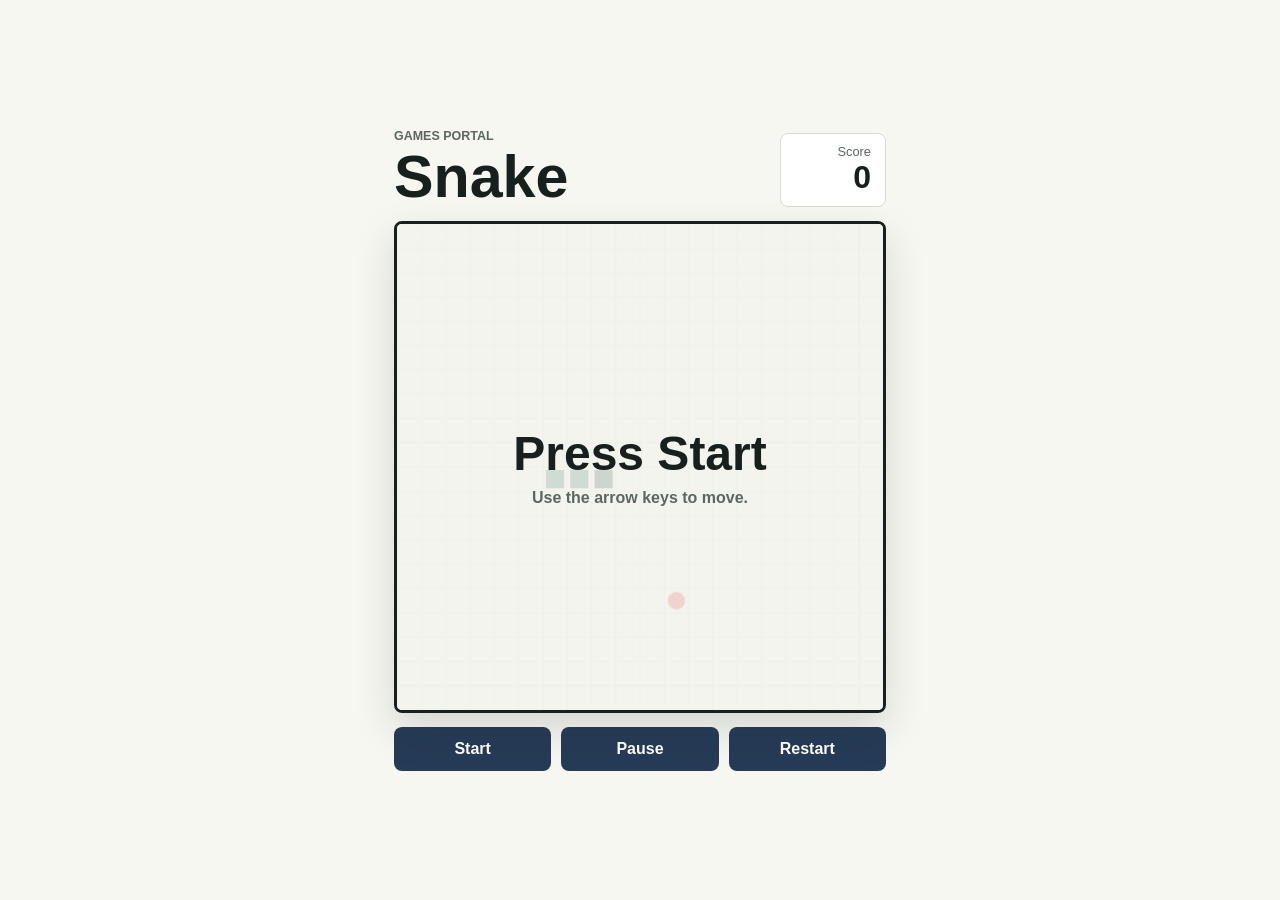
<file: games/snake.html>
<!DOCTYPE html>
<html lang="en">
<head>
  <meta charset="UTF-8">
  <meta name="viewport" content="width=device-width, initial-scale=1.0">
  <meta name="description" content="Play a beginner-built Snake browser game. Use the arrow keys to eat apples, grow the snake, and beat your score.">
  <meta name="robots" content="index, follow">
  <meta name="author" content="Gili">
  <meta property="og:title" content="Snake Game by Gili">
  <meta property="og:description" content="A free online Snake game built with HTML, CSS, and JavaScript.">
  <meta property="og:type" content="website">
  <meta property="og:url" content="https://i1i-ctrl.github.io/snake/">
  <link rel="canonical" href="https://i1i-ctrl.github.io/snake/games/snake.html">
  <title>Snake | Krone Games</title>
  <link rel="stylesheet" href="snake.css">
  <script type="application/ld+json">
    {
      "@context": "https://schema.org",
      "@type": "VideoGame",
      "name": "Snake Game by Gili",
      "description": "A free online Snake browser game where the player uses arrow keys to eat apples, grow the snake, and avoid crashing.",
      "url": "https://i1i-ctrl.github.io/snake/",
      "applicationCategory": "Game",
      "operatingSystem": "Any",
      "author": {
        "@type": "Person",
        "name": "Gili"
      }
    }
  </script>
</head>
<body>
  <main class="game-shell">
    <section class="top-bar" aria-label="Game information">
      <div>
        <p class="eyebrow">Games Portal</p>
        <h1>Snake</h1>
      </div>

      <div class="score-panel" aria-live="polite">
        <span>Score</span>
        <strong id="score">0</strong>
      </div>
    </section>

    <section class="board-wrap" aria-label="Snake game board">
      <canvas id="game-board" width="480" height="480"></canvas>
      <div id="message" class="message">
        <strong>Press Start</strong>
        <span>Use the arrow keys to move.</span>
      </div>
    </section>

    <section class="controls" aria-label="Game controls">
      <button id="start-button" type="button">Start</button>
      <button id="pause-button" type="button">Pause</button>
      <button id="restart-button" type="button">Restart</button>
    </section>
  </main>

  <script src="snake.js"></script>
</body>
</html>
</file>
<file: style.css>
:root {
  --page: #07a7f2;
  --page-deep: #0466d8;
  --ink: #10233f;
  --panel: #ffffff;
  --muted: #5d7194;
  --yellow: #ffd43d;
  --orange: #ff8a00;
  --green: #5ee04b;
  --pink: #ff4fa3;
  --blue: #286bff;
  --shadow: rgba(10, 35, 74, 0.28);
}

* {
  box-sizing: border-box;
}

html {
  scroll-behavior: smooth;
}

body {
  min-height: 100vh;
  margin: 0;
  background:
    radial-gradient(circle at 12% 18%, rgba(255, 255, 255, 0.35), transparent 22rem),
    linear-gradient(160deg, var(--page), var(--page-deep));
  color: var(--ink);
  font-family: Arial, Helvetica, sans-serif;
}

a {
  color: inherit;
  text-decoration: none;
}

.site-header {
  position: sticky;
  top: 0;
  z-index: 10;
  display: flex;
  align-items: center;
  justify-content: space-between;
  gap: 18px;
  padding: 14px clamp(14px, 4vw, 42px);
  background: rgba(4, 102, 216, 0.92);
  border-bottom: 4px solid rgba(255, 255, 255, 0.35);
  backdrop-filter: blur(12px);
}

.brand {
  display: flex;
  align-items: center;
  gap: 10px;
  color: white;
}

.brand-mark {
  display: grid;
  place-items: center;
  width: 46px;
  height: 46px;
  border-radius: 12px;
  background: linear-gradient(135deg, var(--yellow), var(--orange));
  color: #10233f;
  font-size: 1.8rem;
  font-weight: 900;
  box-shadow: 0 8px 0 rgba(0, 0, 0, 0.16);
}

.brand strong,
.brand small {
  display: block;
}

.brand strong {
  font-size: 1.1rem;
}

.brand small {
  color: rgba(255, 255, 255, 0.78);
  font-weight: 700;
}

.top-nav {
  display: flex;
  gap: 8px;
}

.top-nav a {
  padding: 10px 14px;
  border-radius: 999px;
  background: rgba(255, 255, 255, 0.18);
  color: white;
  font-size: 0.95rem;
  font-weight: 800;
}

.top-nav a:hover,
.top-nav a:focus-visible {
  background: white;
  color: var(--page-deep);
}

main {
  width: min(1180px, calc(100% - 28px));
  margin: 0 auto;
}

.hero {
  display: flex;
  align-items: end;
  min-height: 210px;
  padding: 36px 0 20px;
  color: white;
}

.eyebrow {
  margin: 0 0 8px;
  color: var(--yellow);
  font-size: 1rem;
  font-weight: 900;
  text-transform: uppercase;
}

h1 {
  max-width: 820px;
  margin: 0;
  color: white;
  font-size: clamp(3rem, 10vw, 7rem);
  line-height: 0.92;
  text-shadow: 0 8px 0 rgba(0, 0, 0, 0.14);
}

.hero-text {
  margin: 14px 0 0;
  font-size: clamp(1.05rem, 2vw, 1.35rem);
  font-weight: 800;
}

.games-section {
  padding: 18px 0 60px;
}

.section-title {
  display: flex;
  align-items: end;
  justify-content: space-between;
  gap: 16px;
  margin-bottom: 14px;
  color: white;
}

.section-title h2 {
  margin: 0;
  font-size: 2rem;
}

.section-title span {
  font-weight: 800;
}

.game-grid {
  display: grid;
  grid-template-columns: repeat(auto-fit, minmax(170px, 1fr));
  gap: 16px;
}

.game-card {
  position: relative;
  min-height: 185px;
  overflow: hidden;
  border: 5px solid rgba(255, 255, 255, 0.92);
  border-radius: 14px;
  background: var(--panel);
  box-shadow: 0 16px 0 rgba(0, 0, 0, 0.13), 0 22px 34px var(--shadow);
  transform: translateY(0);
  transition: transform 160ms ease, box-shadow 160ms ease;
}

.game-card:hover,
.game-card:focus-visible {
  transform: translateY(-8px) scale(1.02);
  box-shadow: 0 22px 0 rgba(0, 0, 0, 0.12), 0 32px 42px var(--shadow);
  outline: 0;
}

.game-card img {
  width: 100%;
  height: 100%;
  min-height: 185px;
  display: block;
  object-fit: cover;
}

.game-card span {
  position: absolute;
  left: 10px;
  right: 10px;
  bottom: 10px;
  display: block;
  padding: 9px 10px;
  border-radius: 10px;
  background: rgba(16, 35, 63, 0.88);
  color: white;
  font-weight: 900;
  text-align: center;
  box-shadow: 0 5px 0 rgba(0, 0, 0, 0.18);
}

.card-large {
  grid-column: span 2;
}

@media (max-width: 720px) {
  .site-header {
    align-items: flex-start;
    flex-direction: column;
  }

  .top-nav {
    width: 100%;
    overflow-x: auto;
    padding-bottom: 2px;
  }

  .hero {
    min-height: 170px;
  }

  .card-large {
    grid-column: span 1;
  }
}
</file>
<file: games/snake.css>
:root {
  --page: #f6f7f1;
  --ink: #17201c;
  --muted: #5c675f;
  --line: #d7ddcf;
  --panel: #ffffff;
  --snake: #255c4d;
  --snake-head: #173e34;
  --apple: #d93434;
  --board: #e8eadf;
  --board-grid: #d2d8ca;
  --button: #263b57;
  --button-hover: #1b2d45;
}

* {
  box-sizing: border-box;
}

body {
  min-height: 100vh;
  margin: 0;
  display: grid;
  place-items: center;
  padding: 18px 0;
  background: var(--page);
  color: var(--ink);
  font-family: Arial, Helvetica, sans-serif;
}

.game-shell {
  width: min(94vw, 540px);
  padding: 24px;
}

.top-bar {
  display: flex;
  align-items: end;
  justify-content: space-between;
  gap: 16px;
  margin-bottom: 14px;
}

.eyebrow {
  margin: 0 0 4px;
  color: var(--muted);
  font-size: 0.78rem;
  font-weight: 700;
  letter-spacing: 0;
  text-transform: uppercase;
}

h1 {
  margin: 0;
  font-size: clamp(2rem, 7vw, 3.7rem);
  line-height: 1;
}

.score-panel {
  min-width: 106px;
  padding: 10px 14px;
  border: 1px solid var(--line);
  border-radius: 8px;
  background: var(--panel);
  text-align: right;
}

.score-panel span {
  display: block;
  color: var(--muted);
  font-size: 0.8rem;
}

.score-panel strong {
  display: block;
  font-size: 2rem;
}

.board-wrap {
  position: relative;
  overflow: hidden;
  border: 3px solid var(--ink);
  border-radius: 8px;
  background: var(--board);
  box-shadow: 0 16px 40px rgba(23, 32, 28, 0.15);
}

canvas {
  display: block;
  width: 100%;
  aspect-ratio: 1;
  background: var(--board);
}

.message {
  position: absolute;
  inset: 0;
  display: grid;
  place-content: center;
  gap: 8px;
  padding: 24px;
  background: rgba(246, 247, 241, 0.82);
  text-align: center;
}

.message.is-hidden {
  display: none;
}

.message strong {
  font-size: clamp(1.6rem, 7vw, 3rem);
}

.message span {
  color: var(--muted);
  font-weight: 700;
}

.controls {
  display: grid;
  grid-template-columns: repeat(3, 1fr);
  gap: 10px;
  margin-top: 14px;
}

button {
  min-height: 44px;
  border: 0;
  border-radius: 8px;
  background: var(--button);
  color: white;
  font: inherit;
  font-weight: 700;
  cursor: pointer;
}

button:hover {
  background: var(--button-hover);
}

button:focus-visible {
  outline: 3px solid #e1b944;
  outline-offset: 3px;
}

@media (max-width: 430px) {
  .game-shell {
    padding: 14px;
  }

  .top-bar {
    align-items: stretch;
  }

  .score-panel {
    display: grid;
    align-content: center;
  }

  .controls {
    grid-template-columns: 1fr;
  }
}
</file>
